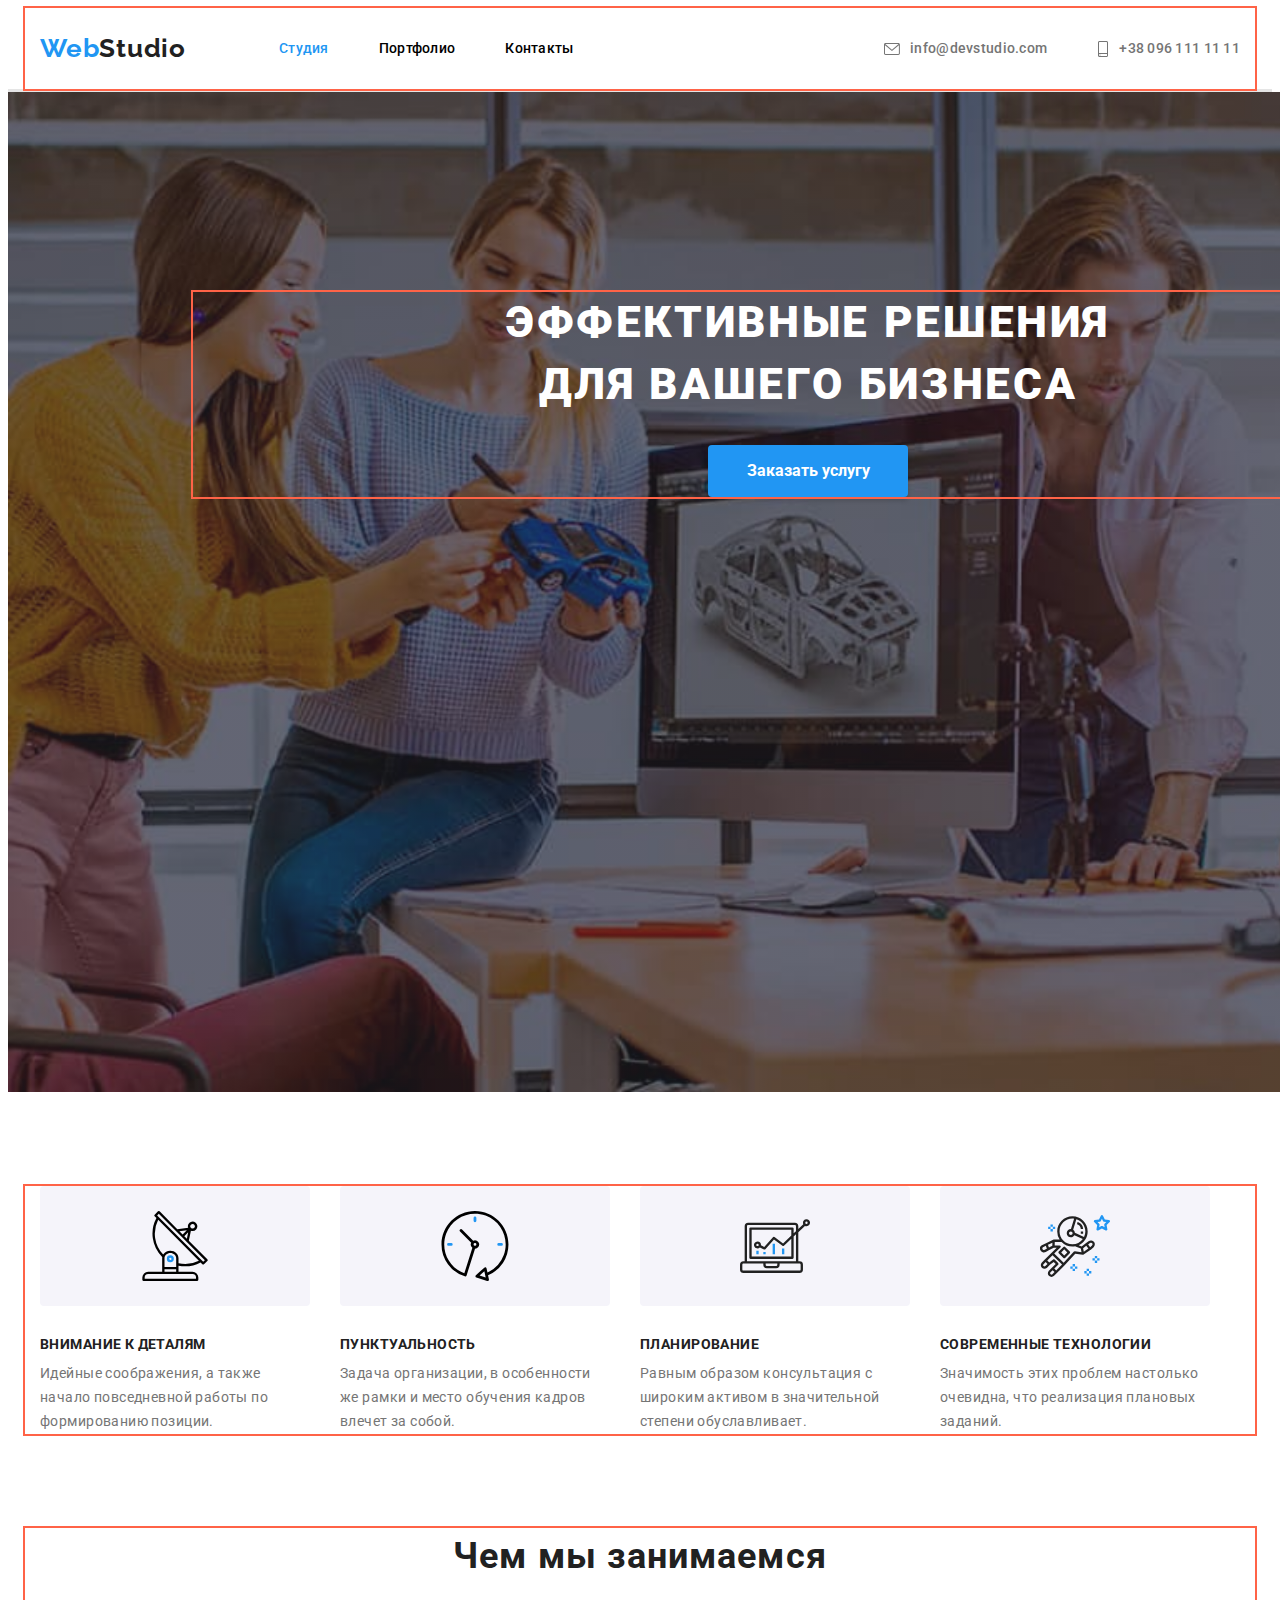
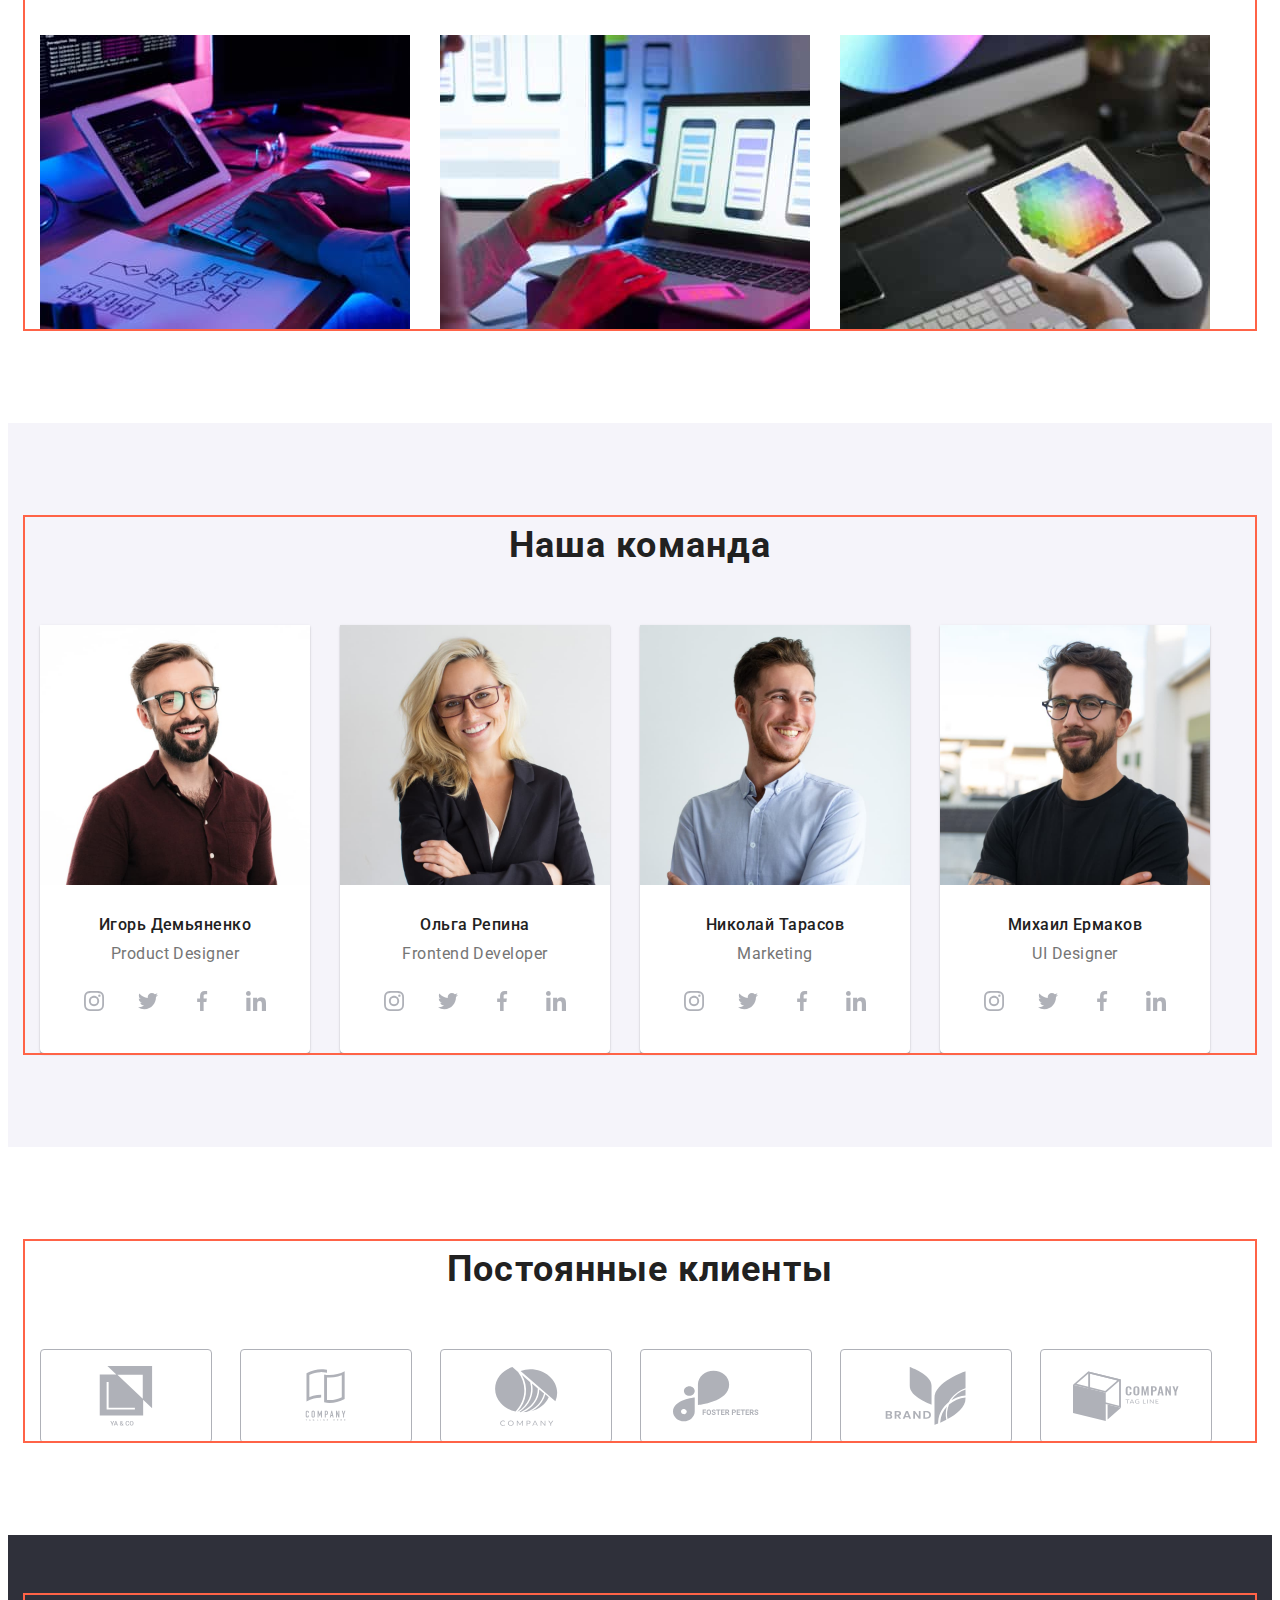
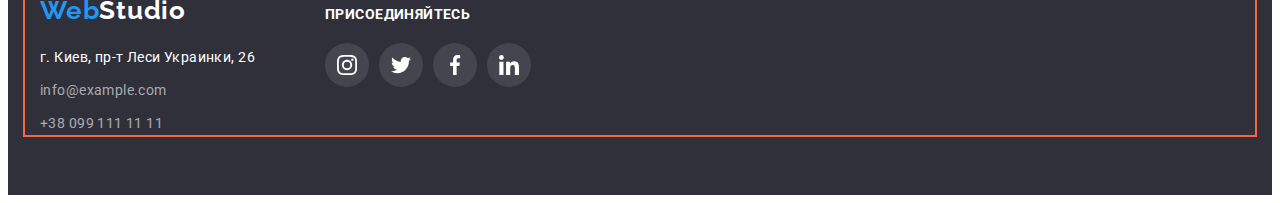
<file: index.html>
<!DOCTYPE html>
<html lang="ru">
<head>
    <meta charset="UTF-8">
    <meta http-equiv="X-UA-Compatible" content="IE=edge">
    <meta name="viewport" content="width=device-width, initial-scale=1.0">
    <link rel="stylesheet" href="https://cdnjs.cloudflare.com/ajax/libs/modern-normalize/1.1.0/modern-normalize.min.css" integrity="sha512-wpPYUAdjBVSE4KJnH1VR1HeZfpl1ub8YT/NKx4PuQ5NmX2tKuGu6U/JRp5y+Y8XG2tV+wKQpNHVUX03MfMFn9Q==" crossorigin="anonymous" referrerpolicy="no-referrer" />
    <link rel="stylesheet" href="./css/styles.css">
    <link rel="preconnect" href="https://fonts.googleapis.com">
    <link rel="preconnect" href="https://fonts.gstatic.com">
    <link href="https://fonts.googleapis.com/css2?family=Raleway:wght@700&family=Roboto:wght@400;500;700;900&display=swap" rel="stylesheet">
    <title>Партфолио</title>
</head>
<body>
            <!--  Шапка !--> 
    <header class="header">
        <div class="container container-header">
        <a class="link-logo" href="#"><span class="text-web">Web</span>Studio</a>
        <nav class="header-navigation">
            <ul class="header-list-nav">
                <li class="header-item" ><a class="header-link aclive-page" href="./index.html">Студия</a></li>
                <li class="header-item"><a class="header-link" href="./portfolio.html">Портфолио</a></li>
                <li class="header-item"><a class="header-link" href="#">Контакты</a></li>
            </ul>

        </nav> 
            <ul class="header-list-adress">
                <li class="header-item-adress">
                    <a class="header-link-mail connection" href="mailto:info@devstudio.com"><svg class="header-link-icom-mail" width="16" height="12"><use href="images/icons/symbol .svg#icon-envelope"></use></svg>info@devstudio.com</a>
                </li>
                <li class="header-item-adress">
                    <a class="header-link-tel connection" href="tel:+380961111111"><svg class="header-link-icon-tel" width="12" height="16"><use href="images/icons/symbol .svg#icon-smartphone"></use></svg>+38 096 111 11 11</a>
                </li>
            </ul>
        </div>
    </header>
    
    <!-- Основная часть -->
    <main>
        <section class="hero overlane">
            <div class="container">
            <h1 class="hero-title">Эффективные решения для вашего бизнеса</h1>
           <button  class="hero-btn" type="button">Заказать услугу</button>
        </div>
        </section>
       <!-- Особенности -->
        <section class="special">
            <div class="container">
            <h2 class="visually-hidden">Особенности</h2>
            <ul class="special-list">
                <li class="special-item">
                    <div class="special-cont-svg">
                        <svg class="special-svg">
                            <use href="images/icons/symbol .svg#icon-antenna-1">
                                
                            </use>
                        </svg>
                    </div>
                    <h3 class="special-feature">Внимание к деталям</h3>
                    <p class="special-text">Идейные соображения, а также начало повседневной работы по формированию позиции.</p>
                </li>
                <li class="special-item">
                    <div class="special-cont-svg">
                        <svg class="special-svg">
                            <use href="images/icons/symbol .svg#icon-clock-1">
                                
                            </use>
                        </svg>
                    </div>
                    <h3 class="special-feature">Пунктуальность</h3>
                    <p class="special-text">Задача организации, в особенности же рамки и место обучения кадров влечет за собой.</p>
                </li>
                <li class="special-item">
                    <div class="special-cont-svg">
                        <svg class="special-svg">
                            <use href="images/icons/symbol .svg#icon-diagram-1">
                                
                            </use>
                        </svg>
                    </div>
                    <h3 class="special-feature">Планирование</h3>
                    <p class="special-text">Равным образом консультация с широким активом в значительной степени обуславливает.</p>
                </li>
                <li class="special-item">
                    <div class="special-cont-svg">
                        <svg class="special-svg">
                            <use href="images/icons/symbol .svg#icon-astronaut-1">
                                
                            </use>
                        </svg>
                    </div>
                    <h3 class="special-feature">Современные технологии</h3>
                    <p class="special-text">Значимость этих проблем настолько очевидна, что реализация плановых заданий.</p>
                </li>
            </ul>
        </div>
        </section>
        
        <!-- Чем Занимаемся -->
        <section class="work">
            <div class="container">
            <h2 class="work-title title">Чем мы занимаемся</h2>
            <ul class="work-list">
                <li class="work-item">
                    <img src="./images/class/comp.jpg" alt="Компьютер" width="370">
                </li>
                <li class="work-item">
                    <img src="./images/class/phone.jpg" alt="Телефон" width="370">
                </li>
                <li class="work-item">
                    <img src="./images/class/tablet.jpg" alt="Планшет" width="370">
                </li>
            </ul>
        </div>
        </section>
        <!-- Команда -->
        <section class="team">
            <div class="container">
            <h2 class="team-title title">Наша команда</h2>
            <ul class="team-list">
                <li class="team-item">
                    
                    <img class="team-img" src="./images/team/Igor.jpg" alt="Игорь" width="270">
                    <div class="team-poster">
                        <h3 class="team-title-men">Игорь Демьяненко</h3>
                    <p class="team-class" lang="en">Product Designer</p>
                    <ul class="team-list-svg">
                        <li class="team-item-svg">
                            <a class="team-link-svg" href="https://www.instagram.com/"><svg class="team-svg"><use href="images/icons/symbol .svg#icon-instagram-2"></use></svg></a>
                        </li>
                        <li class="team-item-svg">
                            <a class="team-link-svg" href="https://twitter.com/"><svg class="team-svg"><use href="images/icons/symbol .svg#icon-twitter-1"></use></svg></a>
                        </li>
                        <li class="team-item-svg">
                            <a class="team-link-svg" href="https://www.facebook.com/"><svg class="team-svg"><use href="images/icons/symbol .svg#icon-facebook-1"></use></svg></a>
                        </li>
                        <li class="team-item-svg">
                            <a class="team-link-svg" href="https://www.linkedin.com/"><svg class="team-svg"><use href="images/icons/symbol .svg#icon-linkedin-1"></use></svg></a>
                        </li>
                    </ul>    
                </div>
                    
                    
                </li>
                <li class="team-item">
                 
                    
                        <img class="team-img" src="./images/team/Olga.jpg" alt="Ольга" width="270">
                        <div class="team-poster aft">
                        <h3 class="team-title-men">Ольга Репина</h3>
                    <p class="team-class" lang="en">Frontend Developer</p>
                    <ul class="team-list-svg">
                        <li class="team-item-svg">
                            <a class="team-link-svg" href="https://www.instagram.com/"><svg class="team-svg"><use href="images/icons/symbol .svg#icon-instagram-2"></use></svg></a>
                        </li>
                        <li class="team-item-svg">
                            <a class="team-link-svg" href="https://twitter.com/"><svg class="team-svg"><use href="images/icons/symbol .svg#icon-twitter-1"></use></svg></a>
                        </li>
                        <li class="team-item-svg">
                            <a class="team-link-svg" href="https://www.facebook.com/"><svg class="team-svg"><use href="images/icons/symbol .svg#icon-facebook-1"></use></svg></a>
                        </li>
                        <li class="team-item-svg">
                            <a class="team-link-svg" href="https://www.linkedin.com/"><svg class="team-svg"><use href="images/icons/symbol .svg#icon-linkedin-1"></use></svg></a>
                        </li>
                    </ul>
                </div>
                    
                  
                </li>
                <li class="team-item">
                 
                    
                        <img class="team-img" src="./images/team/Nikolay.jpg" alt="Николай" width="270">
                        <div class="team-poster">
                        <h3 class="team-title-men">Николай Тарасов</h3>
                    <p class="team-class" lang="en">Marketing</p>
                    <ul class="team-list-svg">
                        <li class="team-item-svg">
                            <a class="team-link-svg" href="https://www.instagram.com/"><svg class="team-svg"><use href="images/icons/symbol .svg#icon-instagram-2"></use></svg></a>
                        </li>
                        <li class="team-item-svg">
                            <a class="team-link-svg" href="https://twitter.com/"><svg class="team-svg"><use href="images/icons/symbol .svg#icon-twitter-1"></use></svg></a>
                        </li>
                        <li class="team-item-svg">
                            <a class="team-link-svg" href="https://www.facebook.com/"><svg class="team-svg"><use href="images/icons/symbol .svg#icon-facebook-1"></use></svg></a>
                        </li>
                        <li class="team-item-svg">
                            <a class="team-link-svg" href="https://www.linkedin.com/"><svg class="team-svg"><use href="images/icons/symbol .svg#icon-linkedin-1"></use></svg></a>
                        </li>
                    </ul>   
                </div>
                    
                
                </li>
                <li class="team-item">
                 
                    
                        <img class="team-img" src="./images/team/Michael.jpg" alt="Михаил" width="270">
                        <div class="team-poster">
                        <h3 class="team-title-men">Михаил Ермаков</h3>
                        <p class="team-class" lang="en">UI Designer</p>
                        <ul class="team-list-svg">
                            <li class="team-item-svg">
                                <a class="team-link-svg" href="https://www.instagram.com/"><svg class="team-svg"><use href="images/icons/symbol .svg#icon-instagram-2"></use></svg></a>
                            </li>
                            <li class="team-item-svg">
                                <a class="team-link-svg" href="https://twitter.com/"><svg class="team-svg"><use href="images/icons/symbol .svg#icon-twitter-1"></use></svg></a>
                            </li>
                            <li class="team-item-svg">
                                <a class="team-link-svg" href="https://www.facebook.com/"><svg class="team-svg"><use href="images/icons/symbol .svg#icon-facebook-1"></use></svg></a>
                            </li>
                            <li class="team-item-svg">
                                <a class="team-link-svg" href="https://www.linkedin.com/"><svg class="team-svg"><use href="images/icons/symbol .svg#icon-linkedin-1"></use></svg></a>
                            </li>
                        </ul>
           
                    </div>
                    
                
                </li>
            </ul>
        </div>

        </section>
        <section class="client">
            <div class="container">
                <h2 class="client-title title">Постоянные клиенты</h2>
                <ul class="client-list">
                    <li class="client-item">
                        <a class="client-link"><svg class="client-item-svg"><use href="images/icons/symbol .svg#icon-comp1"></use></svg></a>
                    </li>
                    <li class="client-item">
                        <a class="client-link"><svg class="client-item-svg"><use href="images/icons/symbol .svg#icon-comp2"></use></svg></a>
                    </li>
                    <li class="client-item">
                        <a class="client-link"><svg class="client-item-svg"><use href="images/icons/symbol .svg#icon-comp3"></use></svg></a>
                    </li>
                    <li class="client-item">
                        <a class="client-link"><svg class="client-item-svg"><use href="images/icons/symbol .svg#icon-comp4"></use></svg></a>
                    </li>
                    <li class="client-item">
                        <a class="client-link"><svg class="client-item-svg"><use href="images/icons/symbol .svg#icon-comp5"></use></svg></a>
                    </li>
                    <li class="client-item">
                        <a class="client-link"><svg class="client-item-svg"><use href="images/icons/symbol .svg#icon-comp6"></use></svg></a>                        
                    </li>
                </ul>
            </div>

        </section>
    </main>
    <!-- Подвал -->
    <footer class="footer">
        <div class="container footer-cont">
            <div class="footer-adress-cont cont">
            <a class="link-logo" href="#"><span class="text-web">Web</span>Studio</a>
        <address class="footer-adress">
            <ul class="footer-list">
                <li class="footer-item-adress connection" >г. Киев, пр-т Леси Украинки, 26</li>
                <li class="footer-item"><a class="footer-link-tel connection" href="mailto:info@example.com">info@example.com</a></li>
                <li class="footer-item"><a class="footer-link-mail connection" href="tel:+380991111111">+38 099 111 11 11</a></li>
            </ul>
        </address> 
    </div>
        <div class="footer-social cont">
            <p class="footer-text">присоединяйтесь</p>
            <ul class="footer-social-list">
                <li class="footer-social-item"><a class="footer-social-link" href="https://www.instagram.com/"><svg class="footer-icon"><use href="images/icons/symbol .svg#icon-instagram-2"></use></svg></a></li>
                <li class="footer-social-item"><a class="footer-social-link" href="https://twitter.com/"><svg class="footer-icon"><use href="images/icons/symbol .svg#icon-twitter-1"></use></svg></a></li>
                <li class="footer-social-item"><a class="footer-social-link" href="https://www.facebook.com/"><svg class="footer-icon"><use href="images/icons/symbol .svg#icon-facebook-1"></use></svg></a></li>
                <li class="footer-social-item"><a class="footer-social-link" href="https://www.linkedin.com/"><svg class="footer-icon"><use href="images/icons/symbol .svg#icon-linkedin-1"></use></svg></a></li>
            </ul>
        </div>
    </div>
    
    </footer>
</body>
</html>
</file>
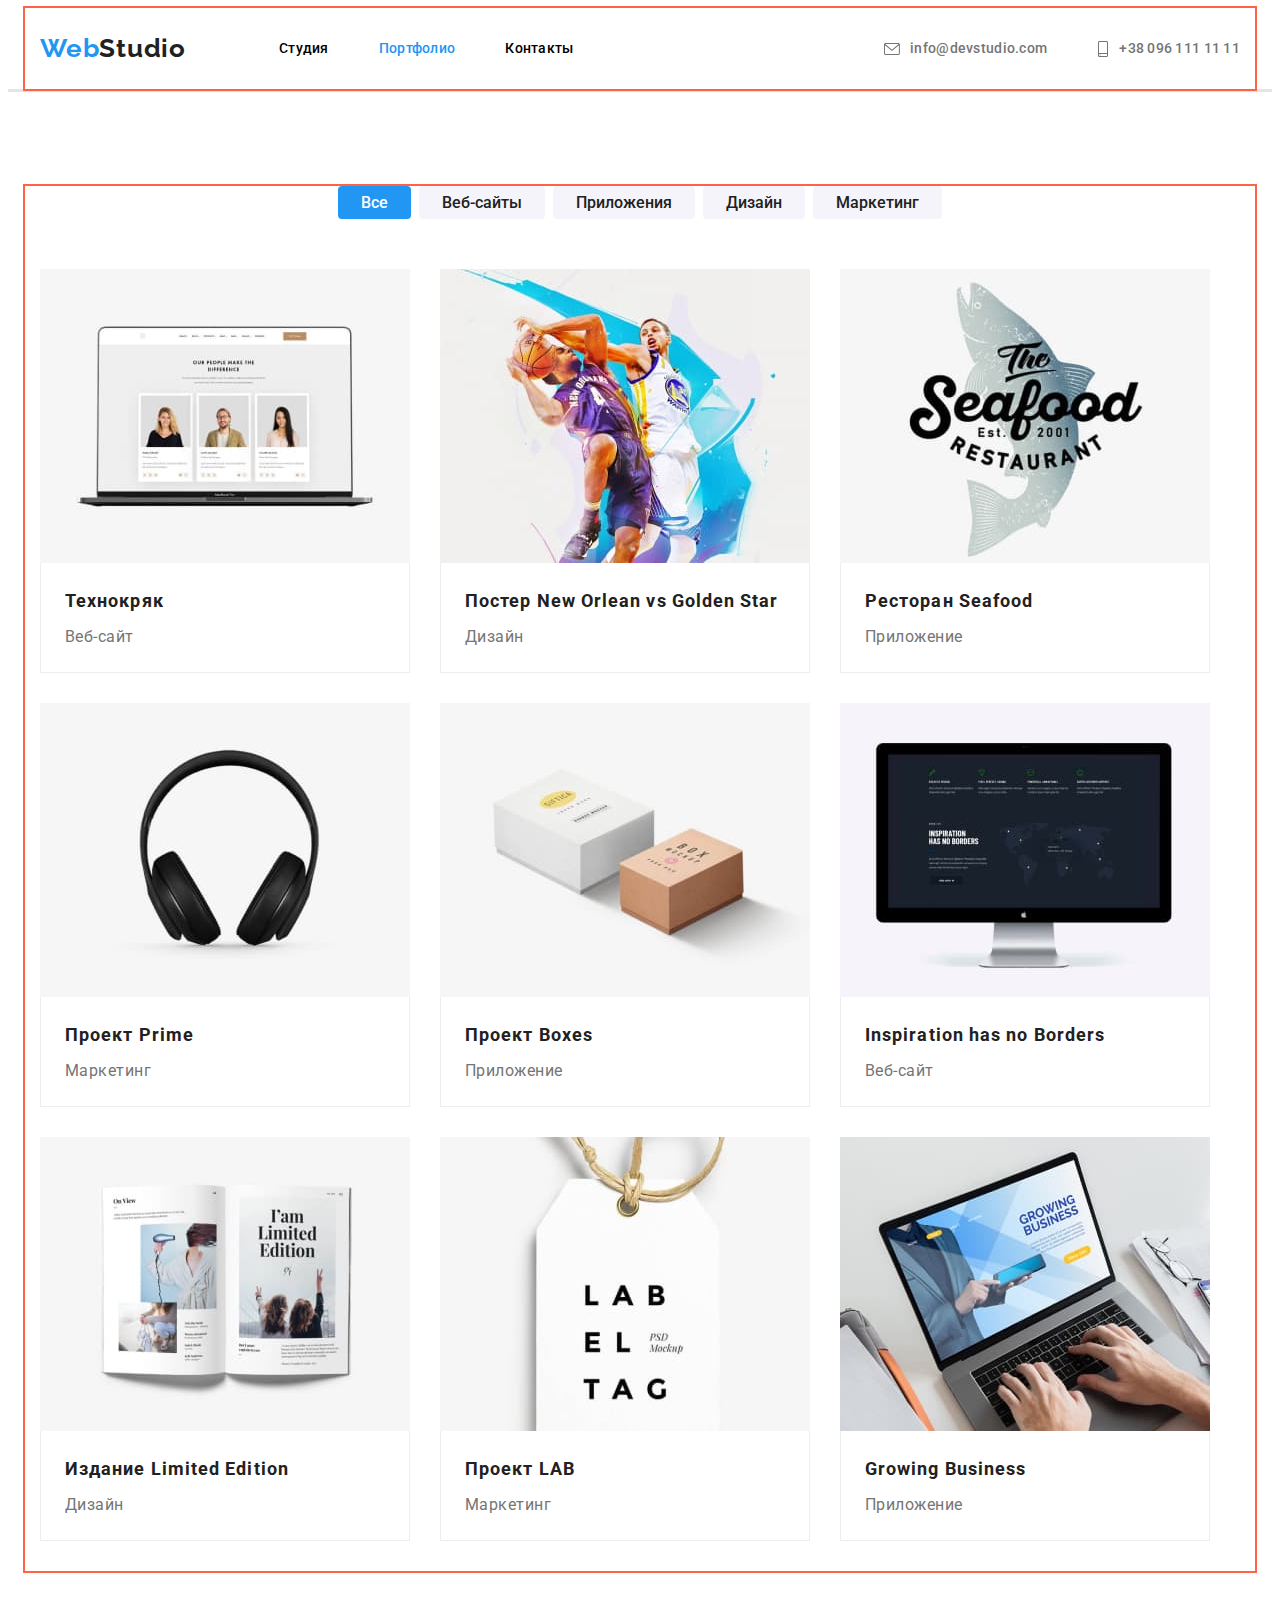
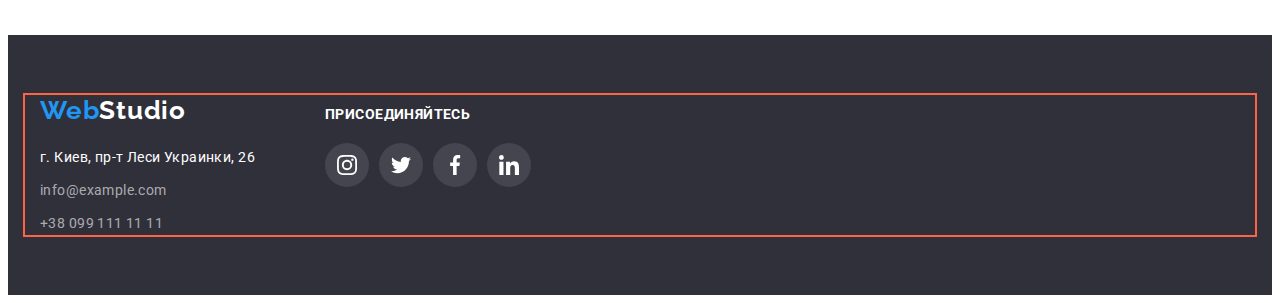
<file: portfolio.html>
<!DOCTYPE html>
<html lang="ru">
<head>
    <meta charset="UTF-8">
    <meta http-equiv="X-UA-Compatible" content="IE=edge">
    <meta name="viewport" content="width=device-width, initial-scale=1.0">
    <link rel="stylesheet" href="https://cdnjs.cloudflare.com/ajax/libs/modern-normalize/1.1.0/modern-normalize.min.css" integrity="sha512-wpPYUAdjBVSE4KJnH1VR1HeZfpl1ub8YT/NKx4PuQ5NmX2tKuGu6U/JRp5y+Y8XG2tV+wKQpNHVUX03MfMFn9Q==" crossorigin="anonymous" referrerpolicy="no-referrer" />
    <link rel="stylesheet" href="./css/styles.css">
    <link rel="preconnect" href="https://fonts.googleapis.com">
    <link rel="preconnect" href="https://fonts.gstatic.com">
    <link href="https://fonts.googleapis.com/css2?family=Raleway:wght@700&family=Roboto:wght@400;500;700;900&display=swap" rel="stylesheet">
    <title>Партфолио</title>
</head>
<body>
    <!--  Шапка !--> 
    <header class="header">
        <div class="container container-header">
        <a class="link-logo" href="#"><span class="text-web">Web</span>Studio</a>
        <nav class="header-navigation">
            <ul class="header-list-nav">
                <li class="header-item" ><a class="header-link" href="./index.html">Студия</a></li>
                <li class="header-item"><a class="header-link aclive-page" href="./portfolio.html">Портфолио</a></li>
                <li class="header-item"><a class="header-link" href="#">Контакты</a></li>
            </ul>

        </nav> 
        <ul class="header-list-adress">
            <li class="header-item-adress">
                <a class="header-link-mail connection" href="mailto:info@devstudio.com"><svg class="header-link-icom-mail" width="16" height="12"><use href="images/icons/symbol .svg#icon-envelope"></use></svg>info@devstudio.com</a>
            </li>
            <li class="header-item-adress">
                <a class="header-link-tel connection" href="tel:+380961111111"><svg class="header-link-icon-tel" width="12" height="16"><use href="images/icons/symbol .svg#icon-smartphone"></use></svg>+38 096 111 11 11</a>
            </li>
        </ul>
    </div>
</header>
<!-- Герой -->
<main>
    <section class="services">
        <div class="container">
    <h1 class="visually-hidden">Услуги</h1>
    <ul class="services-list">
        <li class="secvices-item"><button type="button" class="services-btn karen-btn">Все</button></li>
        <li class="secvices-item"><button type="button" class="services-btn">Веб-сайты</button></li>
        <li class="secvices-item"><button type="button" class="services-btn">Приложения</button></li>
        <li class="secvices-item"><button type="button" class="services-btn">Дизайн</button></li>
        <li class="secvices-item"><button type="button" class="services-btn">Маркетинг</button></li>
    </ul>
    <ul class="services-cards">
    <li class="services-cards-item">
        <a href="" class="services-link">
<img class="services-img" src="./dz-2.img/crack.jpg" alt="сайт в ноуте" width="370">
<div class="poster-text">
    <h2 class="services-title">Технокряк</h2>
<p class="services-text">Веб-сайт</p>   
</div>         
</li>
        <li class="services-cards-item">
        <a href="" class="services-link">
<img class="services-img" src="./dz-2.img/basketball.jpg" alt="играют в баскетбол" width="370">
<div class="poster-text"><h2 class="services-title">Постер <span lang="en">New Orlean vs Golden Star</span></h2>
    <p class="services-text">Дизайн</p>
</div>
</a>
        </li>
        <li class="services-cards-item">
            <a href="" class="services-link">
<img class="services-img" src="./dz-2.img/fish.jpg" alt="рыба" width="370">
<div class="poster-text">
    <h2 class="services-title">Ресторан <span lang="en">Seafood</span></h2>
<p class="services-text">Приложение</p>
</div>
</a>
        </li>
        <li class="services-cards-item">
            <a href="" class="services-link">
<img class="services-img" src="./dz-2.img/headphones.jpg" alt="наушники" width="370">
<div class="poster-text">
    <h2 class="services-title">Проект <span lang="en">Prime</span></h2>
<p class="services-text">Маркетинг</p>
</div>
</a>
        </li>
        <li class="services-cards-item">
            <a href="" class="services-link">
<img class="services-img" src="./dz-2.img/boxes.jpg" alt="коробки" width="370">
<div class="poster-text">
    <h2 class="services-title">Проект <span lang="en">Boxes</span></h2>
<p class="services-text">Приложение</p>
</div>
</a>
        </li>
        <li class="services-cards-item">
            <a href="" class="services-link">
<img class="services-img" src="./dz-2.img/monitor.jpg" alt="монитор" width="370">
<div class="poster-text">
    <h2 class="services-title"><span lang="en">Inspiration has no Borders</span></h2>
<p class="services-text">Веб-сайт</p>
</div>
</a>
        </li>
        <li class="services-cards-item">
            <a href="" class="services-link">
<img class="services-img" src="./dz-2.img/book.jpg" alt="книга" width="370">
<div class="poster-text">
    <h2 class="services-title">Издание <span lang="en">Limited Edition</span></h2>
<p class="services-text">Дизайн</p>
</div>
</a>
        </li>
        <li class="services-cards-item">
            <a href="" class="services-link">
<img class="services-img" src="./dz-2.img/tag.jpg" alt="бирка" width="370">
<div class="poster-text">
    <h2 class="services-title">Проект <span lang="en">LAB</span></h2>
<p class="services-text">Маркетинг</p>
</div>
</a>
        </li>
        <li class="services-cards-item">
            <a href="" class="services-link">
<img class="services-img" src="./dz-2.img/notebook.jpg" alt="ноутбук" width="370">
<div class="poster-text">
<h2 class="services-title" lang="en">Growing Business</h2>
<p class="services-text">Приложение</p>
</div>
</a>
        </li>
    </ul> 
    </div>
    </section>  
</main>
<!-- Подвал -->
<footer class="footer">
    <div class="container footer-cont">
        <div class="footer-adress-cont cont">
        <a class="link-logo" href="#"><span class="text-web">Web</span>Studio</a>
    <address class="footer-adress">
        <ul class="footer-list">
            <li class="footer-item-adress connection" >г. Киев, пр-т Леси Украинки, 26</li>
            <li class="footer-item"><a class="footer-link-tel connection" href="mailto:info@example.com">info@example.com</a></li>
            <li class="footer-item"><a class="footer-link-mail connection" href="tel:+380991111111">+38 099 111 11 11</a></li>
        </ul>
    </address> 
</div>
    <div class="footer-social cont">
        <p class="footer-text">присоединяйтесь</p>
        <ul class="footer-social-list">
            <li class="footer-social-item"><a class="footer-social-link" href="https://www.instagram.com/"><svg class="footer-icon"><use href="images/icons/symbol .svg#icon-instagram-2"></use></svg></a></li>
            <li class="footer-social-item"><a class="footer-social-link" href="https://twitter.com/"><svg class="footer-icon"><use href="images/icons/symbol .svg#icon-twitter-1"></use></svg></a></li>
            <li class="footer-social-item"><a class="footer-social-link" href="https://www.facebook.com/"><svg class="footer-icon"><use href="images/icons/symbol .svg#icon-facebook-1"></use></svg></a></li>
            <li class="footer-social-item"><a class="footer-social-link" href="https://www.linkedin.com/"><svg class="footer-icon"><use href="images/icons/symbol .svg#icon-linkedin-1"></use></svg></a></li>
        </ul>
    </div>
</div>

</footer>

</body>
</html>
</file>
<file: css/styles.css>
:root {
    --brand-blue: #2196F3;
    --brand-black: #212121;
    --brand-white: #ffffff;
    --brand-fon: #2F303A;
    --brand-grey:#757575;
    --brand-black-studio: #000000;
    --brand-background: #E5E5E5;
    --brand-background-team: #F5F4FA;
    --brand-link-svg:#AFB1B8;
    --brand-btn:#188CE8;
    --brand-border:#EEEEEE;
    
}
 /* СТУДИЯ 1 */
body {
color: var(--brand-black);
font-family: 'Roboto', sans-serif;
font-size: 14px;
color: #E5E5E5;

}
.container{
    
    width: 1200px;
    margin:0 auto;
    padding: 0 15px;
    outline: 2px solid tomato;
    
    
    
}
h1,h2,h3,h4,h5,h6{
    margin: 0 auto;
    
}
p{
    margin: 0 auto;
    
}
ul{
    list-style: none;
    margin: 0;
    padding: 0;
}
img{
        display: block;
        max-width: 100%;
        height: auto;
        
}





/* header  */
   /* ВАРИАНТ 1 */


   /* .link-logo{
text-decoration: none;
color: var(--brand-black-studio);

font-family: Raleway;
font-weight: 700px;
font-size: 26px;
line-height: 1.2;
letter-spacing: 0.03em;
}
.link-logo:hover, .link-logo:focus{
    color: var(--brand-white);
}
.link-logo:active{
    color:var(--brand-white);
}
.list-nav, header .list-items{
font-weight: 500;
font-size: 14px;
line-height: 1.14;
letter-spacing: 0.02em;
list-style-type: none;
}
header .list-adress{
font-weight: 500;
font-size: 14px;
line-height: 1.14;
letter-spacing: 0.02em;
color: var(--brand-grey);
list-style-type: none;

}

.text-web{
    color: var(--brand-blue);
}
.list-items{
    list-style-type: none;
}

.link{
    text-decoration: none;
    color: var(--brand-black);
    
}
.link:hover, .link:focus{
    color: var(--brand-blue);
}
.link:active{
    color: var(--brand-blue);
} */

     /*   ВАРИАНТ 2 */
.header{
    background-color: var(--brand-white);
    border-bottom-style: solid;
    
}

.container-header{
    display: flex;
    align-items: center;
}




    .link-logo{
text-decoration: none;
color: var(--brand-black);
font-family: Raleway;
font-weight: 700;
font-size: 26px;
line-height: 1.2;
letter-spacing: 0.03em;

}
.header .link-logo {
    display: inline-block;
    padding-top: 25px;
    padding-bottom: 25px;
}

.text-web {
    color: var(--brand-blue)
}
.link-logo:hover, .link-logo:focus{
    color: var(--brand-blue);
}
.link-logo:active{
    color: var(--brand-blue);
}


a{
    text-decoration: none;
}

.header-list-nav, .header-list-adress{
    
    font-weight: 500;
    font-size: 14px;
    line-height: 1.14;
    letter-spacing: 0.02em;
    color: var(--brand-black);
    
}
.header-list-nav{
    display: flex;
    margin-left: 93px;
}
.header-list-adress{
    display: flex;
    margin-left: auto;
}
.header-item:not(:last-child){
    margin-right: 50px;
    
}


.header-link{
    display: block;
    padding-top: 32px;
    padding-bottom: 32px;
    color: var(--brand-black-studio);

}
.header-link:hover, .header-link:focus {
    color: var(--brand-blue);
}
.header-item-adress + .header-item-adress{
    margin-left: 50px;
}
.header-link-mail, .header-link-tel{
    display:flex;
    padding-top: 32px;
    padding-bottom: 32px;
    color: var(--brand-grey);
    align-items: center;

}
.header-link-icom-mail, .header-link-icon-tel{
    margin-right: 10px;
    fill: currentColor;
}
.header-link-mail:hover{
    fill: var(--brand-blue);
}
.header-link-icon-tel:hover{
    fill: var(--brand-blue);
}

.connection:hover, .connection:focus{
    color: var(--brand-blue);
    
}
.aclive-page{
    color: var(--brand-blue);
}



/*////////////////////// основная часть //////////////////*/
/*///////////////////////// hero //////////////////////// */
.hero{
    margin: 0 auto;
    padding-top: 200px;
    padding-bottom: 200px;
    background-color: var(--brand-fon);
    text-align: center;
    
}
.overlane{
    
    background-image: linear-gradient(to right, rgba(47, 48, 58, 0.4), rgba(47, 48, 58, 0.4)), 
    url("../images/backgraund/ImgBg.jpg");
    width: 1600px;
    min-height: 600px;
    margin-left: auto;
    margin-right: auto;
    background-repeat: no-repeat;
    background-size: cover;
    background-position: center;

}
.hero-title {
font-weight: 900;
font-size: 44px;
line-height: 1.4;
letter-spacing: 0.06em;
text-transform: uppercase;
color: var(--brand-white);
margin-bottom: 30px;
width: 696px;
}
.hero-btn {
background-color: var(--brand-blue);
font-weight: 700;
font-size: 16px;
line-height: 1.87;
cursor:pointer;
font-family: inherit;
box-shadow: 0px 4px 4px rgba(0, 0, 0, 0.15);
border-radius: 4px;
color: var(--brand-white);
min-width: 200px;
border:1px solid transparent;


padding: 10px 32px;
}
.hero-btn:hover, .hero-btn:focus{
    background-color:var(--brand-btn);
}
.hero-btn:active{
    background-color:var(--brand-btn);
}
/* ////////////////////special /////////////////////////*/
.special{
    display: flex;
    padding-top: 94px;
    padding-bottom: 94px;
    
}
.visually-hidden {
    position: absolute;
    white-space: nowrap;
    width: 1px;
    height: 1px;
    overflow: hidden;
    border: 0;
    padding: 0;
    clip: rect(0 0 0 0);
    clip-path: inset(50%);
    margin: -1px;
  }
.special-cont-svg{
   width: 270px;
   height: 120px;
   background-color: var(--brand-background-team);
   display: flex;
   justify-content: center;
   align-items: center;
   border-radius: 4px;
   margin-bottom: 30px;
}
.special-svg{
    width: 70px;
    height: 70px;
}


.title{
font-weight: 700;
text-align: center;
font-size: 36px;
line-height: 1.6;
letter-spacing: 0.03em;
color: var(--brand-black);
}
.special-list{
    display: flex;
    margin-right: -30px;
    
}
.special-item{
    width: 270px; 
    margin-right: 30px;
    
}
/*//////////////// BEFORE ОСОБЕННОСТИ //////////////// */

/*/////////////////// END //////////////////// */
.special-feature{
font-weight: 700;
font-size: 14px;
line-height: 16px;
letter-spacing: 0.03em;
text-transform: uppercase;
color: var(--brand-black);
margin-bottom: 10px;

}
.special-text{

font-size: 14px;
line-height: 1.7;
letter-spacing: 0.03em;
color: var(--brand-grey);
}
/* ////////////////////////work ////////////////////*/
.work{
    display: flex;
    padding-bottom: 94px;
    
    
    
}
.work-title{
    margin-bottom: 50px;
}
.work-list{
    display: flex;
    margin-right: -30px;
    
}
.work-item {
    margin-right: 30px;
}
/* .work-list{
    display: flex;
    
}
/* .work-item:not(:last-child){
    margin-right: 30px;
} */ 

/* ////////////////////////team ///////////////////////// */
.team{
    background-color: var(--brand-background-team);
    padding-top: 94px;
    padding-bottom: 94px;
}
.team-title{
    margin-bottom: 50px;
}
.team-list{
    display: flex;
    margin-right: -30px;
}
.team-item{
margin-right: 30px;
background: var(--brand-white);
box-shadow: 0px 1px 3px rgba(0, 0, 0, 0.12), 0px 1px 1px rgba(0, 0, 0, 0.14), 0px 2px 1px rgba(0, 0, 0, 0.2);
border-radius: 0px 0px 4px 4px;

}
.team-list-svg{
    display: flex;
}
.team-item-svg + .team-item-svg{
    margin-left: 10px;
}
.team-svg{
    width: 20px;
    height: 20px;
    
}
.team-link-svg{
    display: flex;
    width: 44px;
    height: 44px;
    justify-content: center;
    align-items: center;
    fill: var(--brand-link-svg);
    cursor: pointer;
}
.team-link-svg:hover, .team-link-svg:focus{
background-color: var(--brand-blue);
border-radius: 50%;
fill: var(--brand-white);
}



.team-poster{
text-align: center;
padding: 30px 32px 30px 32px;

}



.team-title-men{
font-weight: 500;
font-size: 16px;
line-height: 1.2;
letter-spacing: 0.03em;
color: #212121;
margin-bottom: 10px;
}
.team-class{
    font-size: 16px;
line-height: 1.2;
letter-spacing: 0.03em;
color: var(--brand-grey);
margin-bottom: 16px;
}

/* .////////////////////////client//////////////// */
.client{
    padding-top: 94px;
    padding-bottom: 94px;
}
.client-title{
    margin-bottom: 50px;
}

.client-list{
    display: flex;
    margin-left: -30px;
    
}
.client-item {
    margin-left: 30px;
    width: 170px;
    height: 92px;
    cursor: pointer;
    
    
}
.client-link{
    display: block;
    width: 170px;
    height: 92px;
    border: 1px solid var(--brand-link-svg);
    border-radius: 4px;
    display: flex;
    justify-content: center;
    align-items: center;
    fill: var(--brand-link-svg);
    }
    
    .client-link:hover, .client-link:focus{
        border: 1px solid var(--brand-blue);
        fill: var(--brand-blue);
        
    }
    
.client-item-svg{
    width: 106px;
    height: 60px; 
}


/*  footer*/

footer{
    background-color: var(--brand-fon);
    padding-top: 60px;
    padding-bottom: 60px;
    
}
.footer .link-logo{
    display: block;
    margin-bottom: 0;
    margin-left: auto;
    color: var(--brand-white);
}


.link-logo:hover, .link-logo:focus{
    color: var(--brand-blue);
}
.link-logo:active{
    color:var(--brand-blue);
}

.footer-adress{
    color: var(--brand-white);
    cursor: pointer;
}

.footer-item-adress{
 font-size: 14px;
 font-style: normal;
line-height: 1.71;
letter-spacing: 0.03em;
color: var(--brand-white);
margin-bottom: 9px;
}
.footer-item{
    font-style: normal;
    
}
.footer-item:not(:last-child){
    margin-bottom: 9px;
}
.footer .link-logo{
    margin-bottom: 20px;
    
}
.footer-link-tel, .footer-link-mail{
color: rgba(255, 255, 255, 0.6);
font-size: 14px;
line-height: 1.7;
letter-spacing: 0.03em;
}
.footer-cont{
    display: flex;
    align-items: baseline;
}



.footer-social{
margin-left: 70px;
    
}
.footer-social-list{
    display: flex;
}
.footer-social-item{
cursor: pointer;
    
}
.footer-social-item + .footer-social-item{
    margin-left: 10px;
}


.footer-text{
font-weight: 700;
font-size: 14px;
line-height: 1.14;
letter-spacing: 0.03em;
text-transform: uppercase;
color: var(--brand-white);
margin-bottom: 20px;

}
.footer-social-link{
    display: flex;
    justify-content: center;
    width: 44px;
    height: 44px;
    fill: currentColor;
    background-color: rgba(255, 255, 255, 0.1);
    border-radius: 50%;
    align-items: center;
    color: var(--brand-white);
}
.footer-social-link:hover, .footer-social-link:focus {
    background-color: var(--brand-blue);
}
.footer-icon{
    width: 20px;
    height: 20px;
}
/* ПОРТФОЛИО */

/* MEIN */
/*///////////////////// services///////////////////// */
.services{
    padding-top: 94px;
    padding-bottom: 94px;
    
}
.services-list{
    display: flex;
    justify-content: center;
    font-weight: 500;
    font-size: 16px;
    line-height: 1.6;
    letter-spacing: 0.03em; 
}
.secvices-item + .secvices-item{
    margin-left: 8px;
}

.services-btn {
font-family: Roboto;
font-weight: 500;
background-color: var(--brand-background-team);
cursor: pointer;
color: var(--brand-black);
border-radius: 4px;
font-size: inherit;
border: 1px solid transparent;
padding: 4px 22px;

}
.services-btn:hover, .services-btn:focus{
    color:var(--brand-white);
    background-color: var(--brand-blue);
    box-shadow: 0px 3px 1px rgba(0, 0, 0, 0.1), 0px 1px 2px rgba(0, 0, 0, 0.08), 0px 2px 2px rgba(0, 0, 0, 0.12);
}
.services-btn:active{
    color: var(--brand-white);
}
.services-btn{
padding: 6px 22px;

}
.services-cards{
    display: flex;
    flex-wrap: wrap;
    margin-right:-30px;
    margin-bottom: -30px;
    
    
}
.services-cards-item:hover{
    box-shadow: 0px 1px 1px rgba(0, 0, 0, 0.12), 0px 4px 4px rgba(0, 0, 0, 0.06), 1px 4px 6px rgba(0, 0, 0, 0.16);
}
.services-link{
   display: block;
}
.services-link:hover, .services-link:focus{
    box-shadow: 0px 1px 1px rgba(0, 0, 0, 0.12), 0px 4px 4px rgba(0, 0, 0, 0.06), 1px 4px 6px rgba(0, 0, 0, 0.16);
}
.services-cards-item{
    margin-right:30px;
    margin-bottom: 30px;
    cursor: pointer;
    
}
.karen-btn{
    background-color: var(--brand-blue);
    color: var(--brand-white);
}
.services-list{
    margin-bottom: 50px;
    
}


.services-title{
    font-weight:700;
    font-size: 18px;
    line-height: 2;
    letter-spacing: 0.06em;
    color: var(--brand-black);
    margin-bottom: 4px;
}


.services-text {
    font-size: 16px;
line-height: 1.8;
letter-spacing: 0.03em;
color: var(--brand-grey);
}


.poster-text{
    border: 1px solid var(--brand-border);
    padding:20px 24px;   
    border-top: 0;
    
    
    
    
}
</file>
